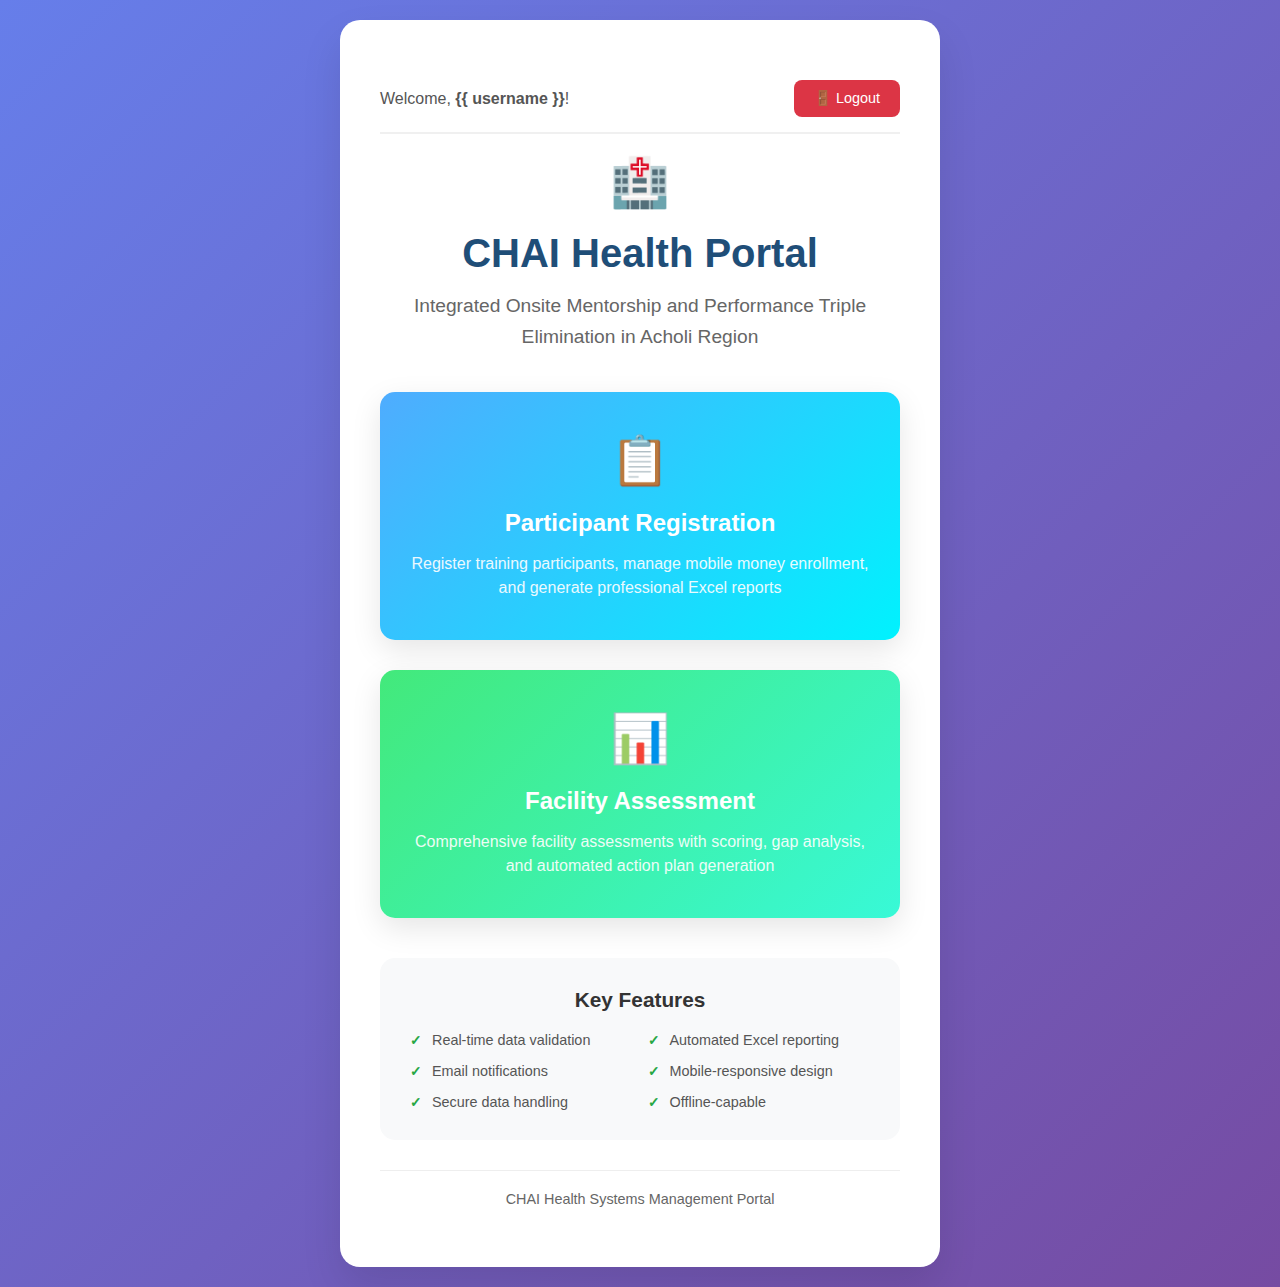
<file: templates/index.html>
<!DOCTYPE html>
<html lang="en">
<head>
    <meta charset="UTF-8">
    <meta name="viewport" content="width=device-width, initial-scale=1.0">
    <title>CHAI Health Systems Management Portal</title>
    <style>
        * {
            margin: 0;
            padding: 0;
            box-sizing: border-box;
        }

        body {
            font-family: -apple-system, BlinkMacSystemFont, 'Segoe UI', Roboto, 'Helvetica Neue', Arial, sans-serif;
            background: linear-gradient(135deg, #667eea 0%, #764ba2 100%);
            min-height: 100vh;
            display: flex;
            align-items: center;
            justify-content: center;
            padding: 20px;
        }

        .container {
            background: white;
            border-radius: 20px;
            box-shadow: 0 20px 40px rgba(0,0,0,0.1);
            padding: 60px 40px;
            text-align: center;
            max-width: 600px;
            width: 100%;
        }

        .logo {
            font-size: 3rem;
            margin-bottom: 20px;
        }

        h1 {
            color: #1F4E78;
            font-size: 2.5rem;
            margin-bottom: 15px;
            font-weight: 700;
        }

        .subtitle {
            color: #666;
            font-size: 1.2rem;
            margin-bottom: 40px;
            line-height: 1.6;
        }

        .modules {
            display: grid;
            grid-template-columns: repeat(auto-fit, minmax(250px, 1fr));
            gap: 30px;
            margin-bottom: 40px;
        }

        .module-card {
            background: linear-gradient(135deg, #f093fb 0%, #f5576c 100%);
            color: white;
            padding: 40px 30px;
            border-radius: 15px;
            text-decoration: none;
            transition: all 0.3s ease;
            box-shadow: 0 10px 30px rgba(0,0,0,0.1);
        }

        .module-card:hover {
            transform: translateY(-5px);
            box-shadow: 0 20px 40px rgba(0,0,0,0.2);
        }

        .module-card.registration {
            background: linear-gradient(135deg, #4facfe 0%, #00f2fe 100%);
        }

        .module-card.assessment {
            background: linear-gradient(135deg, #43e97b 0%, #38f9d7 100%);
        }

        .module-icon {
            font-size: 3rem;
            margin-bottom: 20px;
        }

        .module-title {
            font-size: 1.5rem;
            font-weight: 600;
            margin-bottom: 15px;
        }

        .module-description {
            font-size: 1rem;
            opacity: 0.9;
            line-height: 1.5;
        }

        .features {
            background: #f8f9fa;
            padding: 30px;
            border-radius: 15px;
            margin-bottom: 30px;
        }

        .features h3 {
            color: #333;
            margin-bottom: 20px;
            font-size: 1.3rem;
        }

        .features-grid {
            display: grid;
            grid-template-columns: repeat(auto-fit, minmax(200px, 1fr));
            gap: 15px;
        }

        .feature-item {
            display: flex;
            align-items: center;
            color: #555;
            font-size: 0.9rem;
        }

        .feature-item::before {
            content: "✓";
            color: #28a745;
            font-weight: bold;
            margin-right: 10px;
        }

        .footer {
            color: #666;
            font-size: 0.9rem;
            border-top: 1px solid #eee;
            padding-top: 20px;
        }

        .header-bar {
            display: flex;
            justify-content: space-between;
            align-items: center;
            margin-bottom: 20px;
            padding-bottom: 15px;
            border-bottom: 2px solid #f0f0f0;
        }

        .welcome-message {
            color: #555;
            font-size: 1rem;
        }

        .logout-btn {
            padding: 10px 20px;
            background: #dc3545;
            color: white;
            text-decoration: none;
            border-radius: 8px;
            font-size: 0.9rem;
            font-weight: 500;
            transition: all 0.3s ease;
            border: none;
            cursor: pointer;
        }

        .logout-btn:hover {
            background: #c82333;
            transform: translateY(-2px);
            box-shadow: 0 5px 15px rgba(220, 53, 69, 0.3);
        }

        @media (max-width: 768px) {
            .container {
                padding: 40px 20px;
            }
            
            h1 {
                font-size: 2rem;
            }
            
            .modules {
                grid-template-columns: 1fr;
            }

            .header-bar {
                flex-direction: column;
                gap: 10px;
            }
        }
    </style>
</head>
<body>
    <div class="container">
        <div class="header-bar">
            <div class="welcome-message">
                Welcome, <strong>{{ username }}</strong>!
            </div>
            <a href="/logout" class="logout-btn">🚪 Logout</a>
        </div>
        
        <div class="logo">🏥</div>
        <h1>CHAI Health Portal</h1>
        <p class="subtitle">Integrated Onsite Mentorship and Performance Triple Elimination in Acholi Region</p>
        
        <div class="modules">
            <a href="/registration" class="module-card registration">
                <div class="module-icon">📋</div>
                <div class="module-title">Participant Registration</div>
                <div class="module-description">
                    Register training participants, manage mobile money enrollment, and generate professional Excel reports
                </div>
            </a>
            
            <a href="/tools" class="module-card assessment">
                <div class="module-icon">📊</div>
                <div class="module-title">Facility Assessment</div>
                <div class="module-description">
                    Comprehensive facility assessments with scoring, gap analysis, and automated action plan generation
                </div>
            </a>
        </div>
        
        <div class="features">
            <h3>Key Features</h3>
            <div class="features-grid">
                <div class="feature-item">Real-time data validation</div>
                <div class="feature-item">Automated Excel reporting</div>
                <div class="feature-item">Email notifications</div>
                <div class="feature-item">Mobile-responsive design</div>
                <div class="feature-item">Secure data handling</div>
                <div class="feature-item">Offline-capable</div>
            </div>
        </div>
        
        <div class="footer">
            <p>CHAI Health Systems Management Portal</p>
        </div>
    </div>
</body>
</html>
</file>
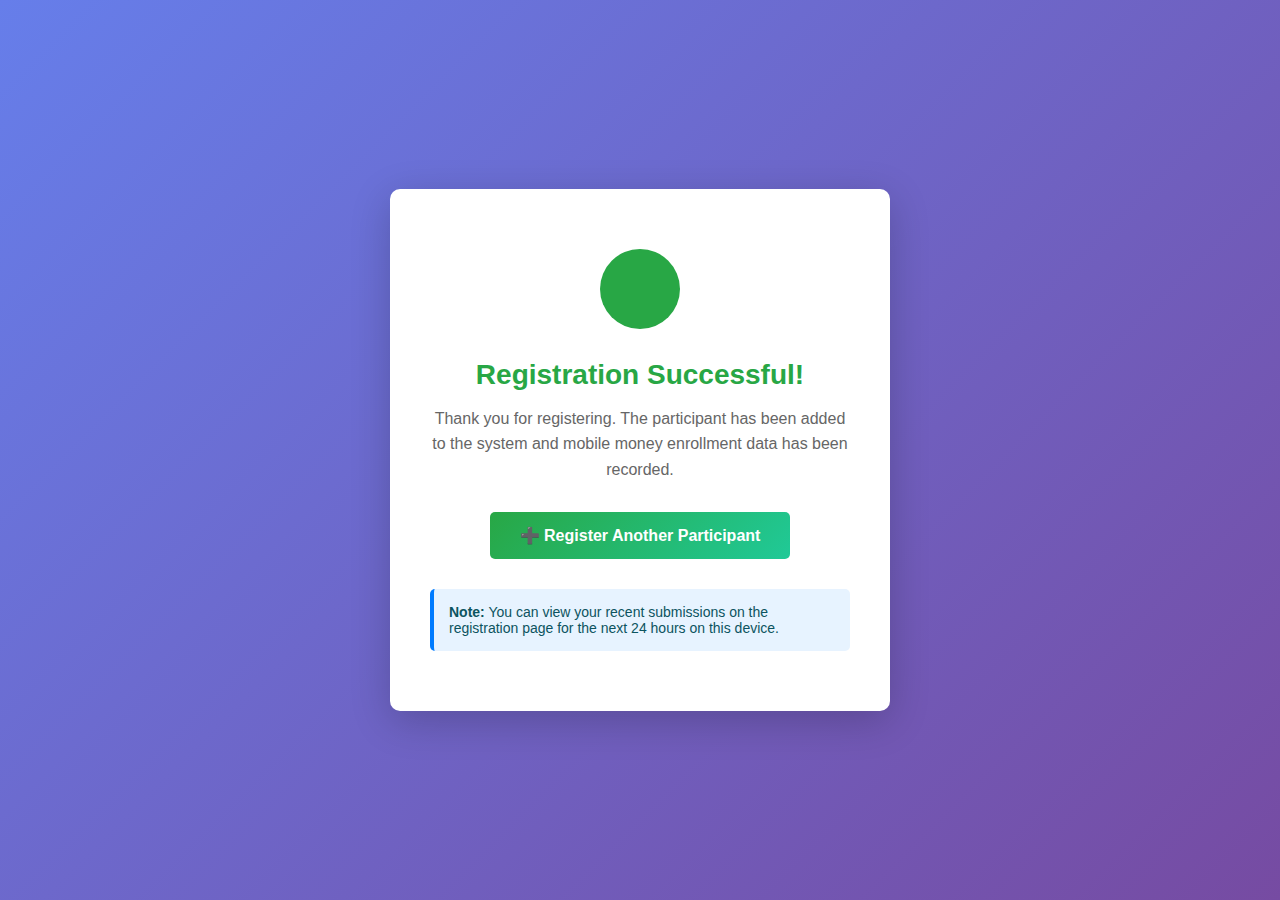
<file: templates/success.html>
<!DOCTYPE html>
<html lang="en">
<head>
    <meta charset="UTF-8">
    <meta name="viewport" content="width=device-width, initial-scale=1.0">
    <title>Registration Successful</title>
    <style>
        * {
            margin: 0;
            padding: 0;
            box-sizing: border-box;
        }
        
        body {
            font-family: 'Segoe UI', Tahoma, Geneva, Verdana, sans-serif;
            background: linear-gradient(135deg, #667eea 0%, #764ba2 100%);
            min-height: 100vh;
            display: flex;
            align-items: center;
            justify-content: center;
            padding: 20px;
        }
        
        .success-container {
            max-width: 500px;
            background: white;
            padding: 60px 40px;
            border-radius: 10px;
            box-shadow: 0 10px 40px rgba(0,0,0,0.2);
            text-align: center;
        }
        
        .checkmark {
            width: 80px;
            height: 80px;
            border-radius: 50%;
            background: #28a745;
            display: flex;
            align-items: center;
            justify-content: center;
            margin: 0 auto 30px;
            animation: scaleIn 0.5s ease-out;
        }
        
        .checkmark svg {
            width: 50px;
            height: 50px;
            stroke: white;
            stroke-width: 3;
            fill: none;
            stroke-dasharray: 100;
            stroke-dashoffset: 100;
            animation: drawCheck 0.8s ease-out 0.3s forwards;
        }
        
        @keyframes scaleIn {
            from {
                transform: scale(0);
            }
            to {
                transform: scale(1);
            }
        }
        
        @keyframes drawCheck {
            to {
                stroke-dashoffset: 0;
            }
        }
        
        h1 {
            color: #28a745;
            margin-bottom: 15px;
            font-size: 28px;
        }
        
        p {
            color: #666;
            line-height: 1.6;
            margin-bottom: 30px;
        }
        
        .btn {
            display: inline-block;
            padding: 14px 30px;
            background: linear-gradient(135deg, #28a745 0%, #20c997 100%);
            color: white;
            text-decoration: none;
            border-radius: 5px;
            font-weight: 600;
            transition: transform 0.2s;
        }
        
        .btn:hover {
            transform: translateY(-2px);
        }
        
        .note {
            margin-top: 30px;
            padding: 15px;
            background: #e7f3ff;
            border-radius: 5px;
            border-left: 4px solid #007bff;
            font-size: 14px;
            color: #0c5460;
            text-align: left;
        }
    </style>
</head>
<body>
    <div class="success-container">
        <div class="checkmark">
            <svg viewBox="0 0 52 52">
                <path d="M14 27l8 8 16-16"/>
            </svg>
        </div>
        
        <h1>Registration Successful!</h1>
        <p>Thank you for registering. The participant has been added to the system and mobile money enrollment data has been recorded.</p>
        
        <a href="/" class="btn">➕ Register Another Participant</a>
        
        <div class="note">
            <strong>Note:</strong> You can view your recent submissions on the registration page for the next 24 hours on this device.
        </div>
    </div>
</body>
</html>
</file>
